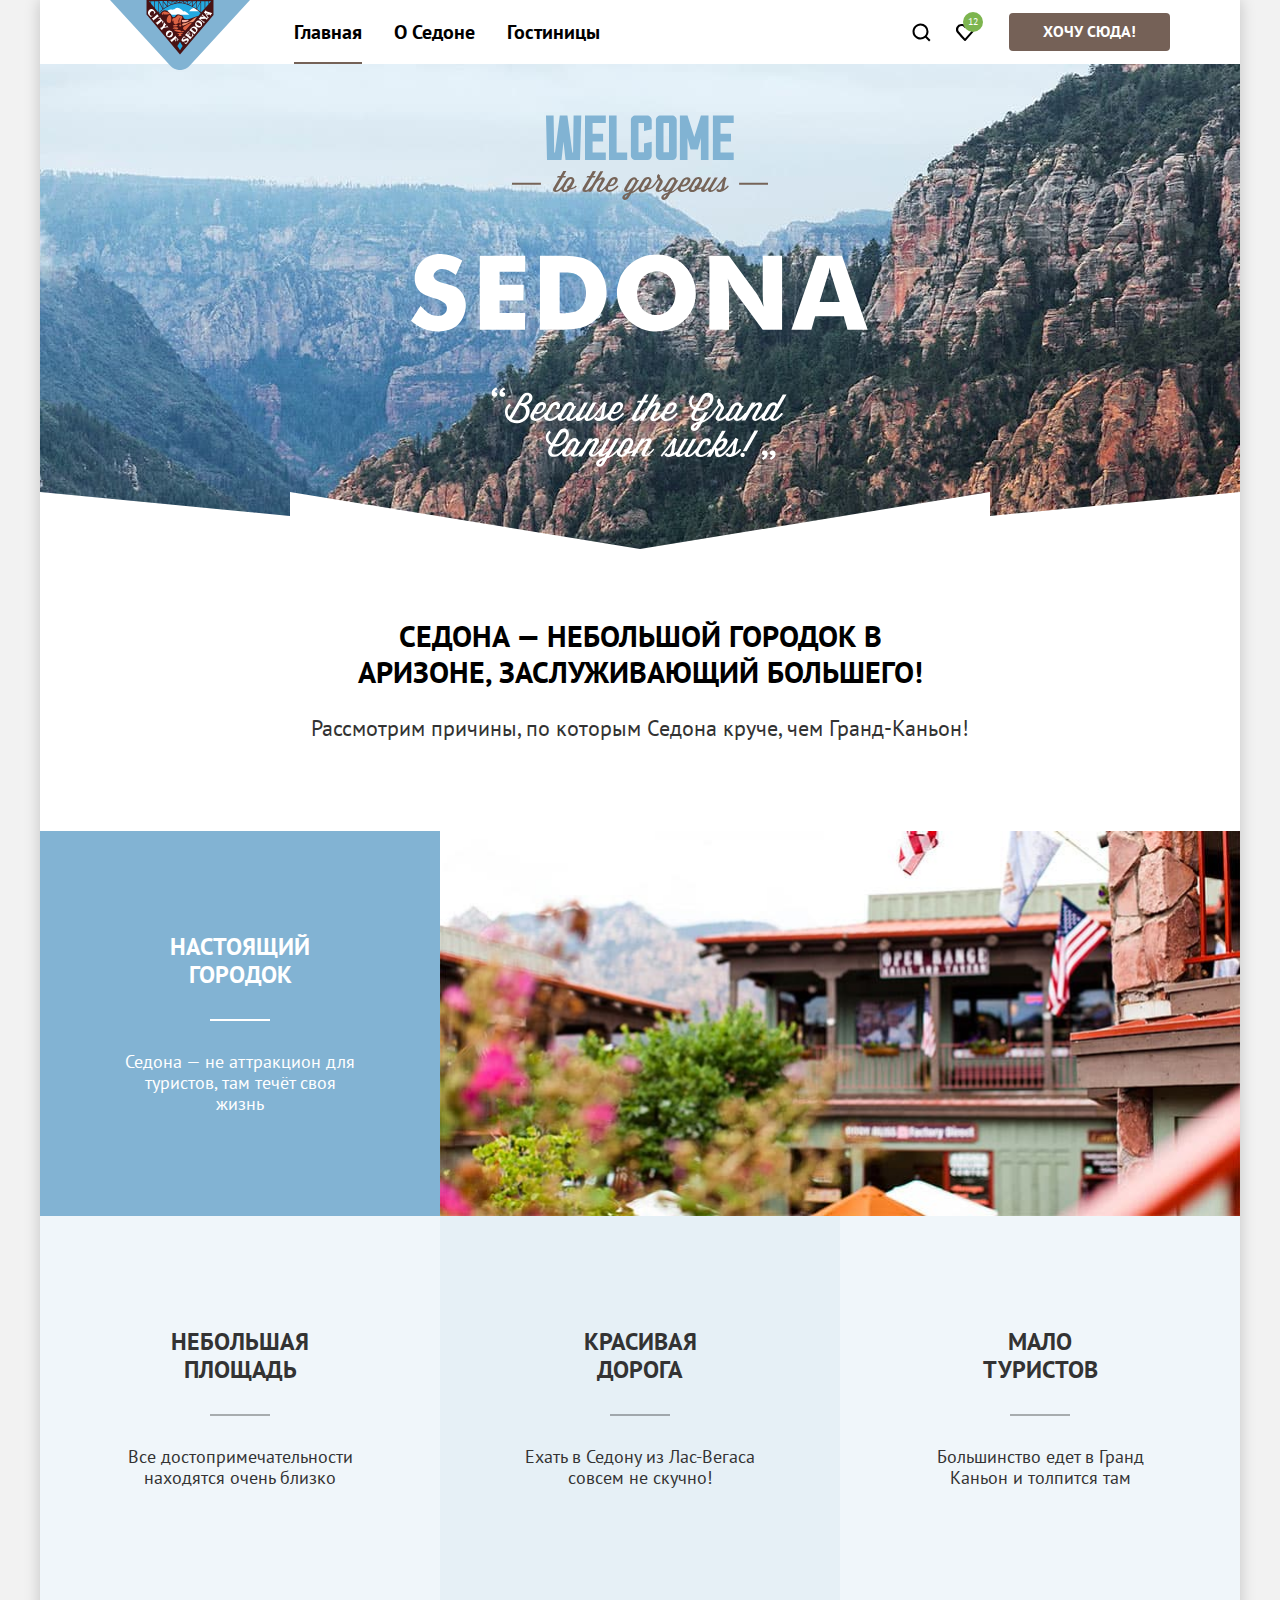
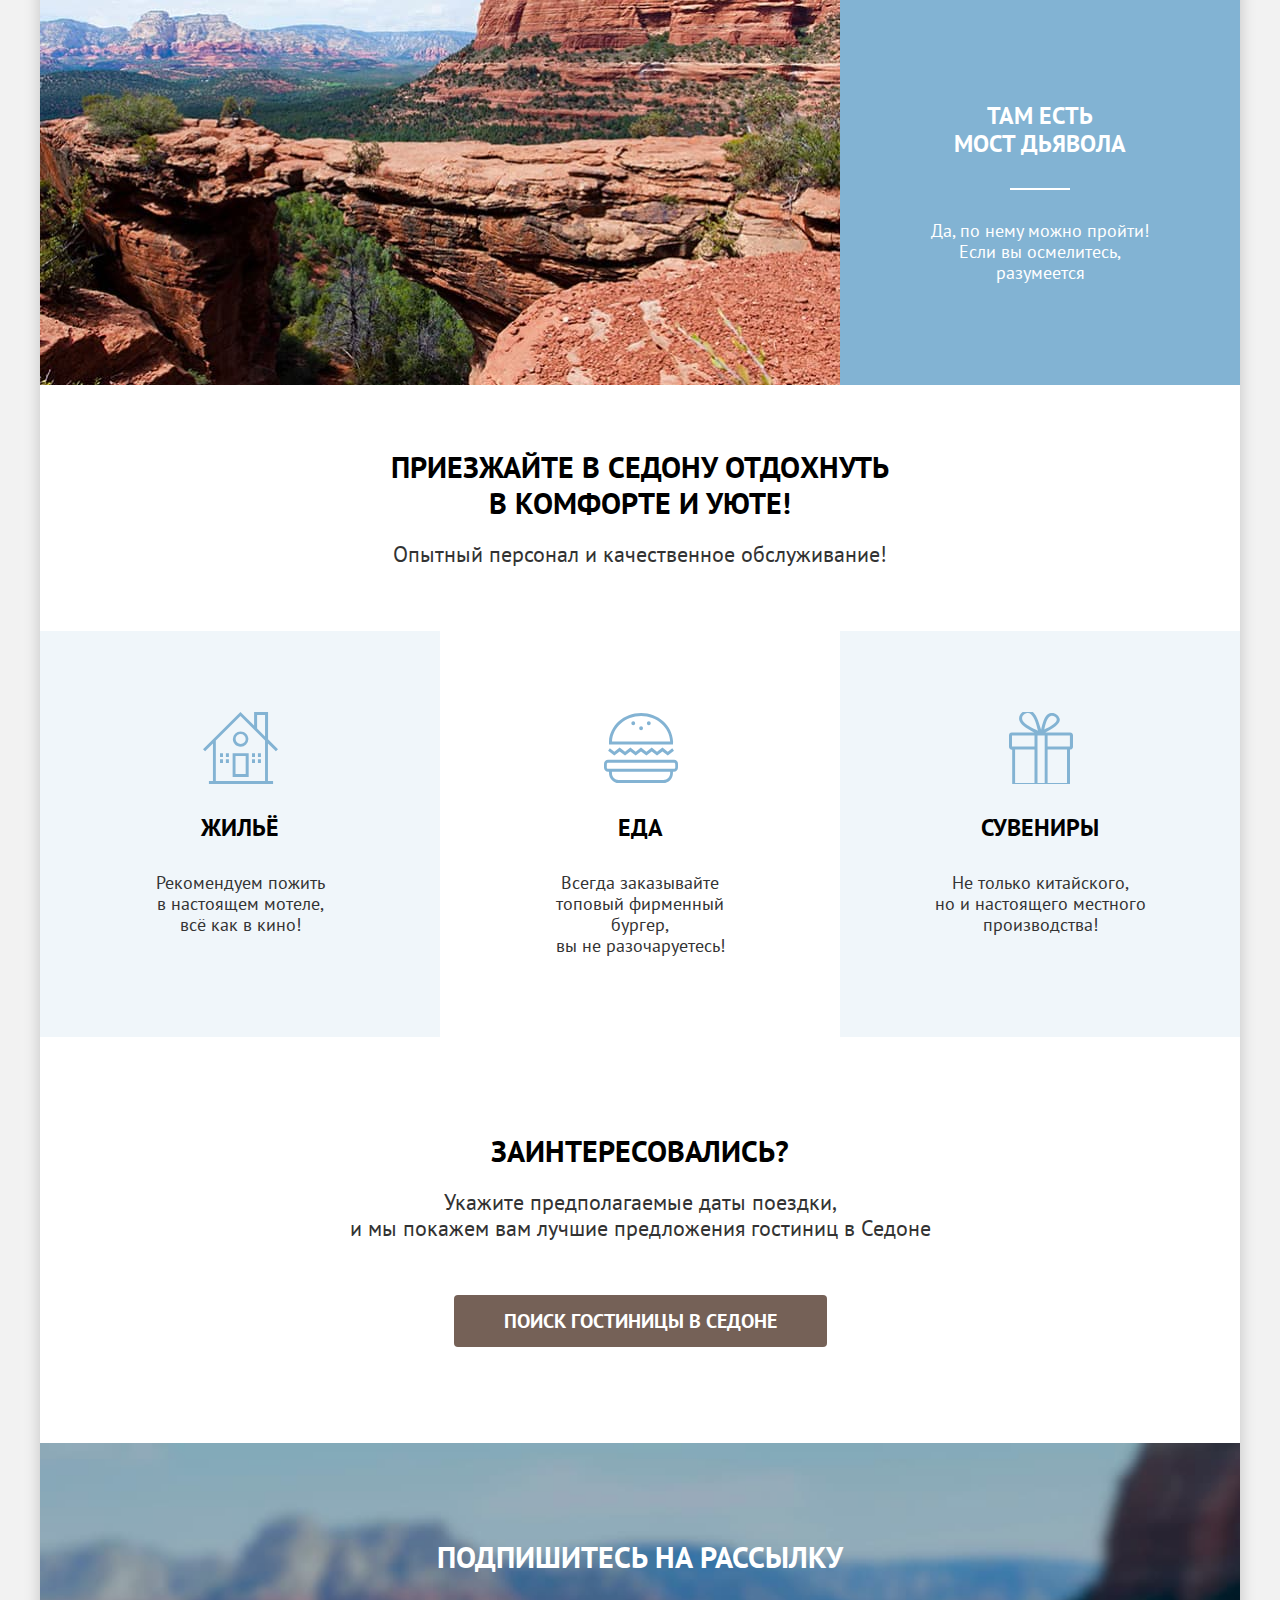
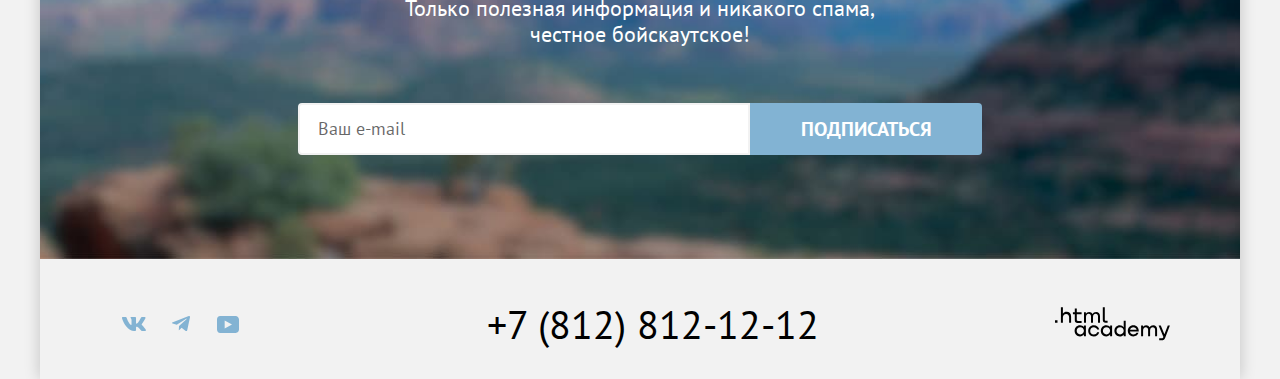
<file: index.html>
<!DOCTYPE html>
<html lang="ru">

  <head>
    <meta charset="utf-8">
    <title>HTML Academy: Седона</title>
    <link rel="icon" type="image/png" sizes="32x32" href="images/favicon-32x32.png">
    <link rel="stylesheet" href="styles/styles.css">
  </head>

  <body>
    <div class="page-wrap">
      <!-- Шапка -->
      <header class="page-header">
        <nav class="navigation">
          <ul class="navigation-list ">
            <li class="navigation-item">
              <img class="logo-header" src="images/logo-sedona.svg" width="140" height="70" alt="Логотип седона.">
            </li>
            <li class="navigation-item">
              <a class="navigation-link navigation-link-left navigation-link-current" href="main.html">Главная</a>
            </li>
            <li class="navigation-item">
              <a class="navigation-link navigation-link-left" href="about.html">О Седоне</a>
            </li>
            <li class="navigation-item">
              <a class="navigation-link navigation-link-left" href="catalog.html">Гостиницы</a>
            </li>
          </ul>
          <ul class="navigation-list navigation-user">
            <li class="navigation-item">
              <a class="navigation-link" href="#">
                <svg class="navigation-icon" aria-hidden="true" focusable="false" xmlns="http://www.w3.org/2000/svg"
                  width="20" height="20" fill="none" viewBox="0 0 20 20">
                  <path
                    d="m19.5 18-3.7-3.67c1-1.3 1.7-2.98 1.7-4.87a8 8 0 0 0-8-7.96c-4.4 0-8 3.68-8 8.06a8 8 0 0 0 12.9 6.26l3.7 3.68 1.4-1.5Zm-10-2.48a6 6 0 0 1-6-5.96 6 6 0 0 1 12 0 6 6 0 0 1-6 5.96Z" />
                </svg>
                <span class="visually-hidden">
                  Поиск
                </span>
              </a>
            </li>
            <li class="navigation-item">
              <a class="navigation-link navigation-link-favorites" href="#">
                <svg class="navigation-icon" aria-hidden="true" focusable="false" xmlns="http://www.w3.org/2000/svg"
                  width="18" height="17" fill="none">
                  <path
                    d="M8.9 17a.9.9 0 0 1-.8-.4c-5.4-6.1-6.7-7.5-7-7.9A5.4 5.4 0 0 1 5.5 0C6.8 0 8 .5 9 1.3a5.46 5.46 0 0 1 9 4.1c0 1.3-.5 2.5-1.3 3.4l-7 7.9c-.2.2-.4.3-.8.3Zm-6-9.5c.3.4 3.5 4 6.1 6.9l6.2-7c.5-.5.7-1.2.7-2 0-1.8-1.5-3.3-3.3-3.3-1 0-2 .5-2.7 1.3-.3.3-.6.4-.9.4-.3 0-.6-.2-.8-.4-.7-.8-1.7-1.3-2.7-1.3-1.8 0-3.3 1.5-3.3 3.3-.1.9.3 1.6.7 2.1-.1 0-.1 0 0 0Z" />
                </svg>
                <span class="visually-hidden">
                  Избранное
                </span>
                <span class="favorites-quantity">12</span>
              </a>
            </li>
            <li class="navigation-item">
              <a class="navigation-link navigation-button" href="#">Хочу сюда!</a>
            </li>
          </ul>
        </nav>
      </header>
      <main class="main-container">
        <div class="page-container">
          <!-- Главный заголовок -->
          <h1 class="visually-hidden">Курорт Седона</h1>
          <section class="hero">
            <h2 class="visually-hidden">Добро пожаловать в Седону</h2>
            <img class="main-text" src="images/main-welcome.svg" width="458" height="352" alt="Welсome to the gorgeous Sedona, because the Grand Canyon is sucks">
          </section>
          <!-- Приемущества -->
          <section class="advantages">
            <h2 class="title-items title-items-advantages">Седона — небольшой городок в Аризоне, заслуживающий большего!
            </h2>
            <p class="title-paragraph title-paragraph-advantages">Рассмотрим причины, по которым Седона круче, чем Гранд-Каньон!</p>
            <ul class="advantages-list">
              <li class="advantages-item advantages-item-city advantages-item-wide">
                <div class="index-columns">
                  <h3 class="advantages-title advantages-title-wide">Настоящий городок</h3>
                  <p class="advantages-description">Седона — не аттракцион для туристов, там течёт своя жизнь</p>
                </div>
                <img class="city-view" src="images/main-photo-1.jpg" width="800" height="384" alt="Вид на городок Седона.">
              </li>
              <li class="advantages-item advantages-item-square advantages-item-center">
                <h3 class="advantages-title ">Небольшая площадь</h3>
                <p class="advantages-description">Все достопримечательности находятся очень близко</p>
              </li>
              <li class="advantages-item advantages-item-road advantages-item-center">
                <h3 class="advantages-title ">Красивая дорога</h3>
                <p class="advantages-description">Ехать в Седону из Лас-Вегаса совсем не скучно!</p>
              </li>
              <li class="advantages-item advantages-item-tourist advantages-item-center">
                <h3 class="advantages-title  ">Мало туристов</h3>
                <p class="advantages-description">Большинство едет в Гранд Каньон и толпится там</p>
              </li>
              <li class="advantages-item  advantages-item-bridge advantages-item-wide advantages-item-wide-rewerse">
                <div class="index-columns">
                  <h3 class="advantages-title">Там есть<br> мост дьявола</h3>
                  <p class="advantages-description">Да, по нему можно пройти! Если вы осмелитесь, разумеется</p>
                </div>
                <img class="bridge-view" src="images/main-photo-2.jpg" width="800" height="385" alt="Гора мост дьявола.">
              </li>
            </ul>
          </section>

          <!-- Рекомендации -->
          <section class="recommendation">
            <h2 class="title-items title-items-recommendation">Приезжайте в Седону отдохнуть в комфорте и уюте!</h2>
            <p class="title-paragraph title-paragraph-recommendation">Опытный персонал и качественное обслуживание!</p>
            <ul class="recommendation-list">
              <li class="recommendation-item recommendation-item-house recommendation-picture-house">
                <h3 class="recommendation-title">Жильё</h3>
                <p class="advantages-description recommendation-description">Рекомендуем пожить в&nbsp;настоящем мотеле, всё&nbsp;как&nbsp;в&nbsp;кино!</p>
              </li>
              <li class="recommendation-item recommendation-item-food recommendation-picture-food">
                <h3 class="recommendation-title">Еда</h3>
                <p class="advantages-description recommendation-description">Всегда заказывайте топовый&nbsp;фирменный бургер, вы&nbsp;не&nbsp;разочаруетесь!</p>
              </li>
              <li class="recommendation-item recommendation-item-present recommendation-picture-present">
                <h3 class="recommendation-title">Сувениры</h3>
                <p class="advantages-description recommendation-description">Не только китайского, но&nbsp;и&nbsp;настоящего местного производства!</p>
              </li>
            </ul>
          </section>
          <!-- Поиск гостиницы -->
          <section class="search-hotel">
            <h2 class="visually-hidden">Бронирование гостиницы</h2>
            <p class="title-items">Заинтересовались?</p>
            <p class="title-paragraph title-paragraph-search">Укажите предполагаемые даты поездки,<br> и мы покажем вам лучшие предложения гостиниц в Седоне</p>
            <a class="button-search" href="#">Поиск гостиницы в Седоне</a>
          </section>
          <!-- Форма подписаться -->
          <section class="subscribe">
            <h2 class="visually-hidden">Подписаться</h2>
            <p class="title-items title-items-subscribe">Подпишитесь на рассылку</p>
            <p class="title-paragraph title-paragraph-subscribe">Только полезная информация и никакого спама, честное бойскаутское!</p>
            <form class="subscribe-form" action="https://echo.htmlacademy.ru/" method="post">
              <label class="visually-hidden" for="subscribe-email">mail.</label>
              <input class="field" placeholder="Ваш e-mail" type="email" name="subscribe-email" id="subscribe-email"
                required>
              <button class="button-subscribe" type="submit">Подписаться</button>
            </form>
          </section>
        </div>
      </main>
      <footer class="page-footer">

        <!-- Подвал -->
        <section class="footer-social">
          <h2 class="visually-hidden">Контакты</h2>
          <ul class="footer-social-list">
            <li class="footer-social-item">
              <a class="footer-social-link" href="https://vk.com/htmlacademy">
                <svg class="footer-social-icon" aria-hidden="true" focusable="false" xmlns="http://www.w3.org/2000/svg"
                  width="24" height="14" viewBox="0 0 24 14">
                  <path
                    d="M23.45.95c.17-.55 0-.95-.8-.95h-2.62c-.67 0-.98.35-1.14.73 0 0-1.34 3.2-3.23 5.27-.61.6-.89.8-1.22.8-.17 0-.42-.2-.42-.74V.95c0-.66-.18-.95-.74-.95H9.15c-.42 0-.67.3-.67.6 0 .61.95.76 1.05 2.5v3.8c0 .84-.16.99-.5.99-.88 0-3.05-3.21-4.33-6.89-.25-.71-.5-1-1.17-1H.9C.15 0 0 .35 0 .73c0 .68.89 4.07 4.14 8.55C6.32 12.34 9.38 14 12.15 14c1.67 0 1.88-.37 1.88-1v-2.32c0-.73.16-.88.69-.88.38 0 1.05.2 2.61 1.67C19.11 13.22 19.4 14 20.41 14h2.62c.75 0 1.13-.37.91-1.1-.24-.72-1.09-1.77-2.21-3.02-.62-.7-1.54-1.47-1.81-1.86-.4-.49-.28-.7 0-1.14 0 0 3.2-4.43 3.53-5.93Z"
                    clip-rule="evenodd" />
                </svg>
                <span class="visually-hidden">ВКонтакте</span>
              </a>
            </li>
            <li class="footer-social-item">
              <a class="footer-social-link" href=" https://t.me/htmlacademy ">
                <svg class="footer-social-icon" aria-hidden="true" focusable="false" xmlns="http://www.w3.org/2000/svg"
                  width="18" height="16" viewBox="0 0 18 16">
                  <path
                    d="M16.79.1.84 6.25c-1.09.43-1.08 1.04-.2 1.31l4.1 1.28 9.47-5.98c.44-.27.85-.12.52.18L7.05 9.96l-.28 4.22c.41 0 .6-.19.83-.41l1.99-1.93 4.13 3.05c.77.42 1.31.2 1.5-.7l2.72-12.8c.28-1.12-.43-1.62-1.16-1.3Z" />
                </svg>
                <span class="visually-hidden">Телеграм</span>
              </a>
            </li>
            <li class="footer-social-item">
              <a class="footer-social-link" href="https://www.youtube.com/user/htmlacademyru">
                <svg class="footer-social-icon" aria-hidden="true" focusable="false" xmlns="http://www.w3.org/2000/svg"
                  width="22" height="17" viewBox="0 0 22 17">
                  <path
                    d="M18.6 0H3.18C1.31 0 0 1.6 0 3.4v10.1C0 15.4 1.31 17 3.17 17h15.66c1.64 0 3.17-1.6 3.17-3.4V3.4C21.78 1.6 20.47 0 18.6 0ZM7.67 12.54V4.46L15 8.5l-7.33 4.04Z" />
                </svg>
                <span class="visually-hidden">Ютуб</span>
              </a>
            </li>
          </ul>
        </section>
        <a class="contacts-phone" href="tel:+78128121212">+7 (812) 812-12-12</a>
        <a class="logo-footer" href="https://htmlacademy.ru">
          <svg xmlns="http://www.w3.org/2000/svg" width="115" height="34">
            <path
              d="M0 13.256v2.6h2.5v-2.6H0ZM11.6 4.856c-1.6 0-2.8.7-3.6 1.7h-.1v-6.2h-2v15.5h2v-5.3c0-2.1 1.3-3.6 3.3-3.6 1.8 0 2.9 1.4 2.9 3.2v5.7h2v-6.1c.1-3-1.8-4.9-4.5-4.9ZM26.6 5.156h-4.8v-3.7h-2v3.8h-1.9v2h1.9v6c0 1.7 1 2.7 2.7 2.7h4.1v-2h-3.7c-.7 0-1.1-.4-1.1-1.1v-5.7h4.8v-2ZM41.1 4.956c-1.6 0-2.9.8-3.5 2.1h-.1c-.6-1.2-1.8-2.1-3.4-2.1-1.4 0-2.5.8-3.1 1.8h-.1v-1.6H29v10.6h2v-5.4c0-2 1-3.5 2.6-3.5 1.5 0 2.4 1 2.4 2.6v6.3h2v-5.6c0-2.4 1.4-3.3 2.6-3.3 1.5 0 2.4 1 2.4 2.6v6.3h2v-6.5c.1-2.5-1.4-4.3-3.9-4.3ZM47.8 13.056c0 1.7 1 2.7 2.8 2.7h2v-2h-1.7c-.7 0-1.1-.4-1.1-1.1V.356h-2v12.7ZM28.9 20.056c-.9-1.1-2.2-1.8-3.9-1.8-3.1 0-5.4 2.3-5.4 5.6s2.3 5.6 5.4 5.6c1.8 0 3-.8 3.8-1.9h.1v1.6h2v-10.6h-2v1.5Zm-3.6 7.4c-2.2 0-3.6-1.6-3.6-3.6s1.4-3.6 3.6-3.6 3.6 1.6 3.6 3.6c0 1.9-1.4 3.6-3.6 3.6ZM44.2 22.356c-.5-2.4-2.6-4.1-5.4-4.1-3.4 0-5.6 2.5-5.6 5.6 0 3.1 2.2 5.6 5.6 5.6 2.8 0 4.9-1.8 5.4-4.2h-2.1c-.4 1.3-1.7 2.3-3.3 2.3-2.2 0-3.6-1.6-3.6-3.6s1.4-3.6 3.6-3.6c1.6 0 2.8 1 3.3 2.2h2.1v-.2ZM55.1 20.056c-.9-1.1-2.2-1.8-3.9-1.8-3.1 0-5.4 2.3-5.4 5.6s2.3 5.6 5.4 5.6c1.8 0 3-.8 3.8-1.9h.1v1.6h2v-10.6h-2v1.5Zm-3.6 7.4c-2.2 0-3.6-1.6-3.6-3.6s1.4-3.6 3.6-3.6 3.6 1.6 3.6 3.6c0 1.9-1.5 3.6-3.6 3.6ZM68.7 20.156c-.9-1.1-2.2-1.9-3.9-1.9-3.1 0-5.4 2.3-5.4 5.6s2.2 5.6 5.4 5.6c1.7 0 3-.8 3.8-1.8h.1v1.5h2v-15.4h-2v6.4Zm-3.6 7.3c-2.2 0-3.6-1.6-3.6-3.6s1.4-3.6 3.6-3.6 3.6 1.6 3.6 3.6c-.1 2-1.5 3.6-3.6 3.6ZM78.3 18.256c-3.3 0-5.5 2.5-5.5 5.6 0 3 2.1 5.6 5.5 5.6 2.5 0 4.5-1.3 5.2-3.6h-2.1c-.5 1-1.6 1.6-3 1.6-1.9 0-3.3-1.3-3.4-2.9h8.8c.2-3.6-2-6.3-5.5-6.3Zm0 1.9c1.7 0 3 1 3.3 2.6h-6.5c.3-1.5 1.5-2.6 3.2-2.6ZM98.2 18.256c-1.6 0-2.9.8-3.6 2h-.1c-.6-1.2-1.8-2-3.4-2-1.4 0-2.5.7-3.1 1.8v-1.5h-1.9v10.6h2v-5.4c0-2 1-3.4 2.6-3.5 1.5 0 2.4 1 2.4 2.6v6.3h2v-5.6c0-2.4 1.4-3.3 2.6-3.3 1.5 0 2.4 1 2.4 2.6v6.3h2v-6.5c.1-2.6-1.4-4.4-3.9-4.4ZM109.4 27.356l-3.6-8.9h-2.2l4.8 11.6c-.3.9-.7 1.2-1.7 1.2h-2.5v2h2.5c1.8 0 2.8-.8 3.5-2.6l4.7-12.2h-2.1l-3.4 8.9Z" />
          </svg>
        </a>

      </footer>

    </div>
  </body>

</html>
</file>
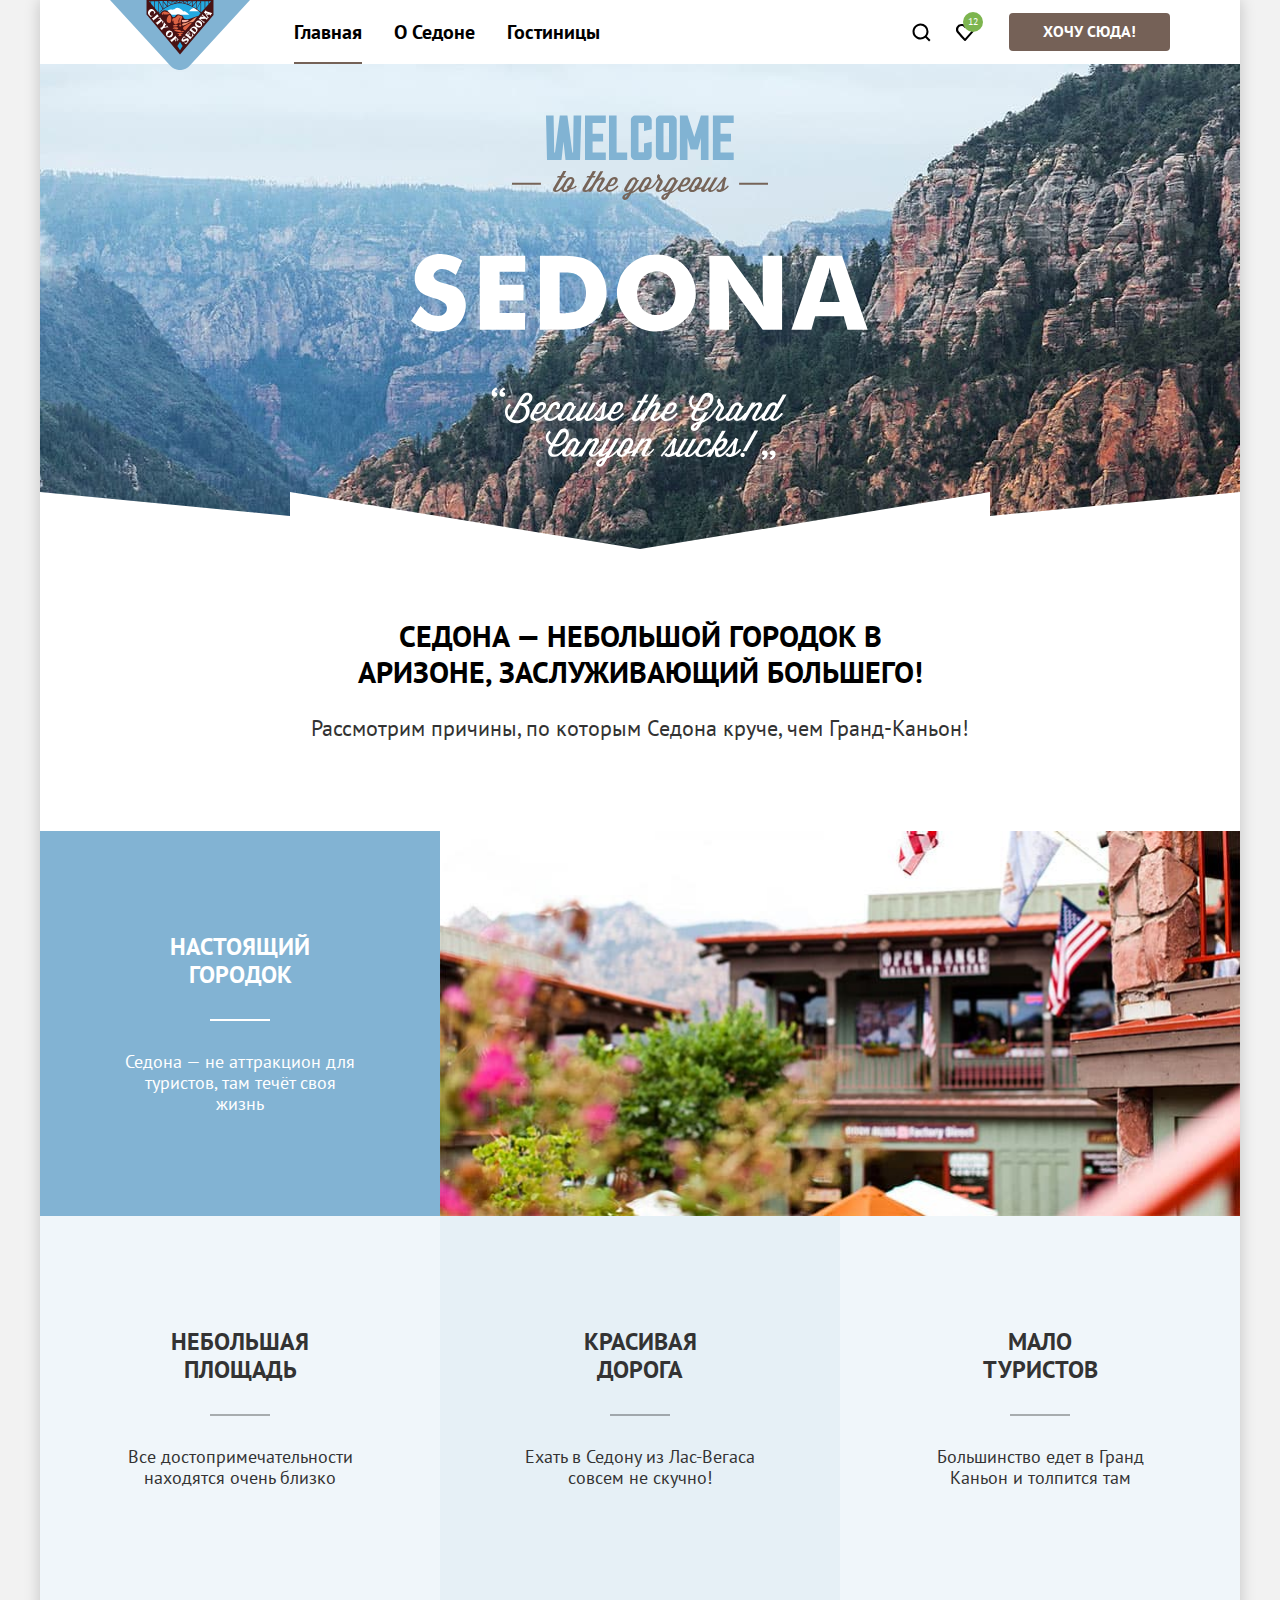
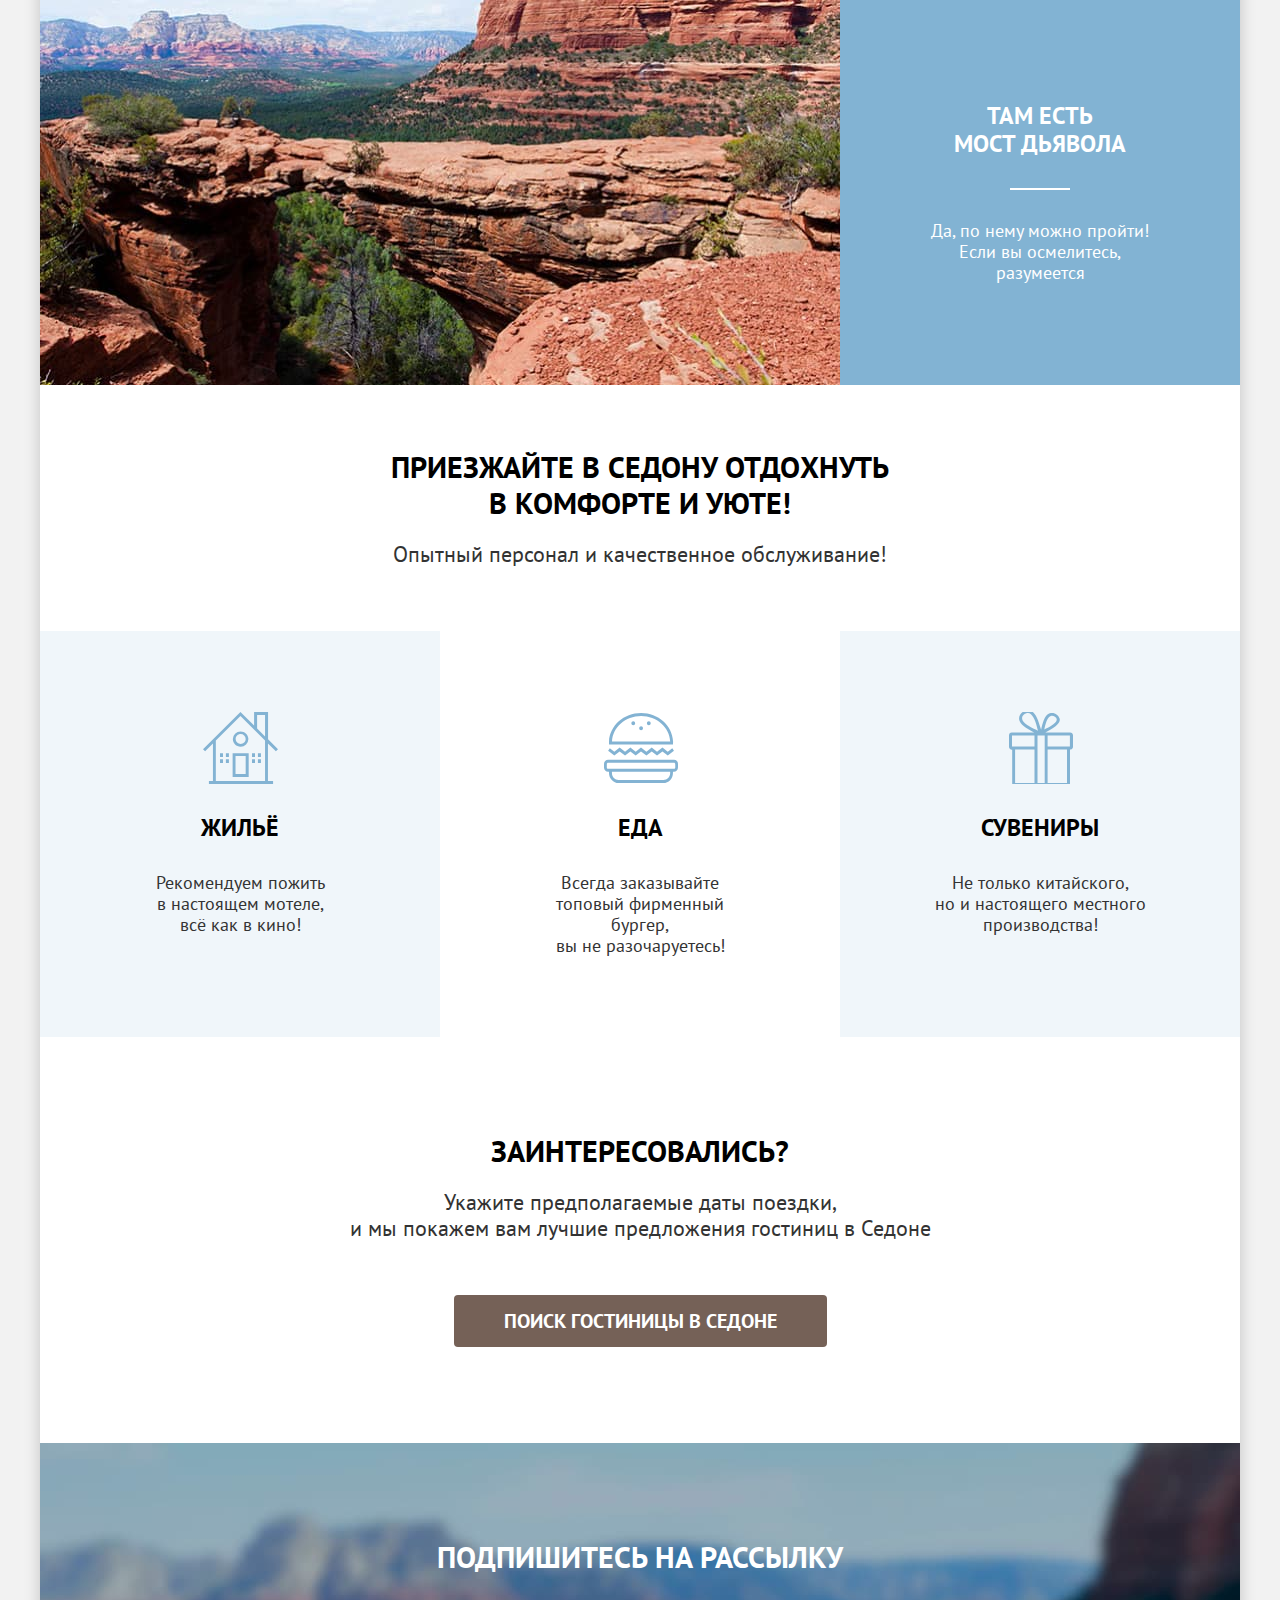
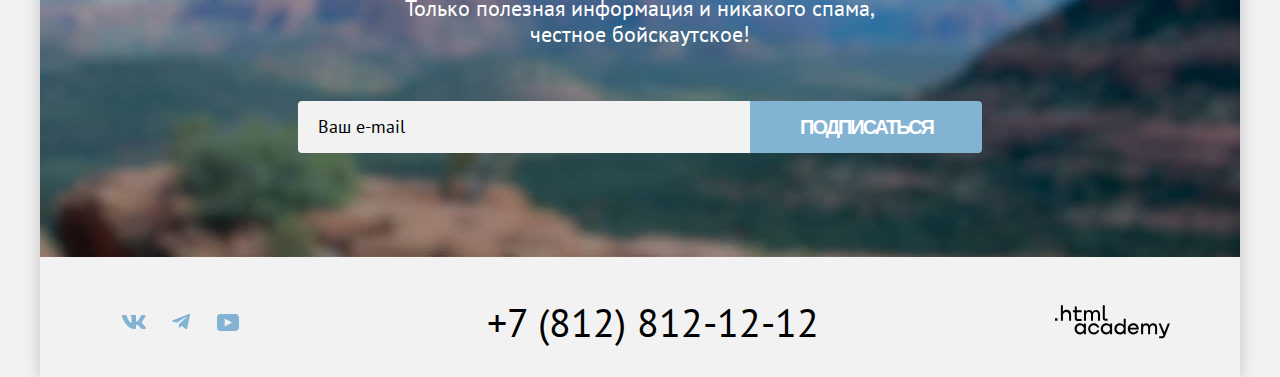
<file: 9/index.html>
<!DOCTYPE html>
<html lang="ru">

  <head>
    <meta charset="utf-8">
    <title>HTML Academy: Седона</title>
    <link rel="stylesheet" href="styles/styles.css">
    <base href="https://htmlacademy-htmlcss.github.io/2264957-sedona-36/9/">
</head>

  <body>
    <div class="page-wrap">
      <!-- Шапка -->
      <header class="page-header">
        <nav class="navigation">
          <ul class="navigation-list ">
            <li class="navigation-item">
              <img class="logo-header" src="images/logo-sedona.svg" width="140" height="70" alt="Логотип седона.">
            </li>
            <li class="navigation-item">
              <a class="navigation-link navigation-link-left navigation-link-current" href="main.html">Главная</a>
            </li>
            <li class="navigation-item">
              <a class="navigation-link navigation-link-left" href="about.html">О Седоне</a>
            </li>
            <li class="navigation-item">
              <a class="navigation-link navigation-link-left" href="catalog.html">Гостиницы</a>
            </li>
          </ul>
          <ul class="navigation-list navigation-user">
            <li class="navigation-item">
              <a class="navigation-link" href="#">
                <svg class="navigation-icon" aria-hidden="true" focusable="false" xmlns="http://www.w3.org/2000/svg"
                  width="20" height="20" fill="none" viewBox="0 0 20 20">
                  <path
                    d="m19.5 18-3.7-3.67c1-1.3 1.7-2.98 1.7-4.87a8 8 0 0 0-8-7.96c-4.4 0-8 3.68-8 8.06a8 8 0 0 0 12.9 6.26l3.7 3.68 1.4-1.5Zm-10-2.48a6 6 0 0 1-6-5.96 6 6 0 0 1 12 0 6 6 0 0 1-6 5.96Z" />
                </svg>
                <span class="visually-hidden">
                  Поиск
                </span>
              </a>
            </li>
            <li class="navigation-item">
              <a class="navigation-link navigation-link-favorites" href="#">
                <svg class="navigation-icon" aria-hidden="true" focusable="false" xmlns="http://www.w3.org/2000/svg"
                  width="18" height="17" fill="none">
                  <path
                    d="M8.9 17a.9.9 0 0 1-.8-.4c-5.4-6.1-6.7-7.5-7-7.9A5.4 5.4 0 0 1 5.5 0C6.8 0 8 .5 9 1.3a5.46 5.46 0 0 1 9 4.1c0 1.3-.5 2.5-1.3 3.4l-7 7.9c-.2.2-.4.3-.8.3Zm-6-9.5c.3.4 3.5 4 6.1 6.9l6.2-7c.5-.5.7-1.2.7-2 0-1.8-1.5-3.3-3.3-3.3-1 0-2 .5-2.7 1.3-.3.3-.6.4-.9.4-.3 0-.6-.2-.8-.4-.7-.8-1.7-1.3-2.7-1.3-1.8 0-3.3 1.5-3.3 3.3-.1.9.3 1.6.7 2.1-.1 0-.1 0 0 0Z" />
                </svg>
                <span class="visually-hidden">
                  Избранное
                </span>
                <span class="favorites-quantity">12</span>
              </a>
            </li>
            <li class="navigation-item">
              <a class="navigation-link navigation-button" href="#">Хочу сюда!</a>
            </li>
          </ul>
        </nav>
      </header>
      <main class="main-container">
        <div class="page-container">
          <!-- Главный заголовок -->
          <h1 class="visually-hidden">Курорт Седона</h1>
          <section class="hero">
            <h2 class="visually-hidden">Добро пожаловать в Седону</h2>
            <img class="main-text" src="images/main-welcome.svg" alt="Welсome to the gorgeous Sedona, because the Grand Canyon is sucks">
          </section>
          <!-- Приемущества -->
          <section class="advantages">
            <h2 class="title-items title-items-advantages">Седона — небольшой городок в Аризоне, заслуживающий большего!
            </h2>
            <p class="title-paragraph title-paragraph-advantages">Рассмотрим причины, по которым Седона круче, чем Гранд-Каньон!</p>
            <ul class="advantages-list">
              <li class="advantages-item advantages-item-city advantages-item-wide">
                <div class="index-columns">
                  <h3 class="advantages-title advantages-title-wide">Настоящий городок</h3>
                  <p class="advantages-description">Седона — не аттракцион для туристов, там течёт своя жизнь</p>
                </div>
                <img class="city-view" src="images/main-photo-1.jpg" width="800" height="384" alt="Вид на городок Седона.">
              </li>
              <li class="advantages-item advantages-item-square advantages-item-center">
                <h3 class="advantages-title ">Небольшая площадь</h3>
                <p class="advantages-description">Все достопримечательности находятся очень близко</p>
              </li>
              <li class="advantages-item advantages-item-road advantages-item-center">
                <h3 class="advantages-title ">Красивая дорога</h3>
                <p class="advantages-description">Ехать в Седону из Лас-Вегаса совсем не скучно!</p>
              </li>
              <li class="advantages-item advantages-item-tourist advantages-item-center">
                <h3 class="advantages-title  ">Мало туристов</h3>
                <p class="advantages-description">Большинство едет в Гранд Каньон и толпится там</p>
              </li>
              <li class="advantages-item  advantages-item-bridge advantages-item-wide advantages-item-wide-rewerse">
                <div class="index-columns">
                  <h3 class="advantages-title">Там есть<br> мост дьявола</h3>
                  <p class="advantages-description">Да, по нему можно пройти! Если вы осмелитесь, разумеется</p>
                </div>
                <img class="bridge-view" src="images/main-photo-2.jpg" width="800" height="385" alt="Гора мост дьявола.">
              </li>
            </ul>
          </section>

          <!-- Рекомендации -->
          <section class="recommendation">
            <h2 class="title-items title-items-recommendation">Приезжайте в Седону отдохнуть в комфорте и уюте!</h2>
            <p class="title-paragraph title-paragraph-recommendation">Опытный персонал и качественное обслуживание!</p>
            <ul class="recommendation-list">
              <li class="recommendation-item recommendation-item-house recommendation-picture-house">
                <h3 class="recommendation-title">Жильё</h3>
                <p class="advantages-description recommendation-description">Рекомендуем пожить в&nbsp;настоящем мотеле, всё&nbsp;как&nbsp;в&nbsp;кино!</p>
              </li>
              <li class="recommendation-item recommendation-item-food recommendation-picture-food">
                <h3 class="recommendation-title">Еда</h3>
                <p class="advantages-description recommendation-description">Всегда заказывайте топовый&nbspфирменный бургер, вы&nbsp;не&nbsp;разочаруетесь!</p>
              </li>
              <li class="recommendation-item recommendation-item-present recommendation-picture-present">
                <h3 class="recommendation-title">Сувениры</h3>
                <p class="advantages-description recommendation-description">Не только китайского, но&nbspи&nbspнастоящего местного производства!</p>
              </li>
            </ul>
          </section>
          <!-- Поиск гостиницы -->
          <section class="search-hotel">
            <h2 class="visually-hidden">Бронирование гостиницы</h2>
            <p class="title-items">Заинтересовались?</p>
            <p class="title-paragraph title-paragraph-search">Укажите предполагаемые даты поездки,<br> и мы покажем вам лучшие предложения гостиниц в Седоне</p>
            <a class="button-search" href="#">Поиск гостиницы в Седоне</a>
          </section>
          <!-- Форма подписаться -->
          <section class="subscribe">
            <h2 class="visually-hidden">Подписаться</h2>
            <p class="title-items title-items-subscribe">Подпишитесь на рассылку</p>
            <p class="title-paragraph title-paragraph-subscribe">Только полезная информация и никакого спама, честное бойскаутское!</p>
            <form class="subscribe-form" action="https://echo.htmlacademy.ru/" method="post">
              <label for="subscribe-email"></label>
              <input class="field" placeholder="Ваш e-mail" type="email" name="subscribe-email" id="subscribe-email"
                required>
              <button class="button-subscribe" type="submit">Подписаться</button>
            </form>
          </section>
        </div>
      </main>
      <footer class="page-footer">

        <!-- Подвал -->
        <section class="footer-social">
          <h2 class="visually-hidden">Контакты</h2>
          <ul class="footer-social-list">
            <li class="footer-social-item">
              <a class="footer-social-link" href="https://vk.com/htmlacademy">
                <svg class="footer-social-icon" aria-hidden="true" focusable="false" xmlns="http://www.w3.org/2000/svg"
                  width="24" height="14" viewBox="0 0 24 14">
                  <path
                    d="M23.45.95c.17-.55 0-.95-.8-.95h-2.62c-.67 0-.98.35-1.14.73 0 0-1.34 3.2-3.23 5.27-.61.6-.89.8-1.22.8-.17 0-.42-.2-.42-.74V.95c0-.66-.18-.95-.74-.95H9.15c-.42 0-.67.3-.67.6 0 .61.95.76 1.05 2.5v3.8c0 .84-.16.99-.5.99-.88 0-3.05-3.21-4.33-6.89-.25-.71-.5-1-1.17-1H.9C.15 0 0 .35 0 .73c0 .68.89 4.07 4.14 8.55C6.32 12.34 9.38 14 12.15 14c1.67 0 1.88-.37 1.88-1v-2.32c0-.73.16-.88.69-.88.38 0 1.05.2 2.61 1.67C19.11 13.22 19.4 14 20.41 14h2.62c.75 0 1.13-.37.91-1.1-.24-.72-1.09-1.77-2.21-3.02-.62-.7-1.54-1.47-1.81-1.86-.4-.49-.28-.7 0-1.14 0 0 3.2-4.43 3.53-5.93Z"
                    clip-rule="evenodd" />
                </svg>
                <span class="visually-hidden">ВКонтакте</span>
              </a>
            </li>
            <li class="footer-social-item">
              <a class="footer-social-link" href=" https://t.me/htmlacademy ">
                <svg class="footer-social-icon" aria-hidden="true" focusable="false" xmlns="http://www.w3.org/2000/svg"
                  width="18" height="16" viewBox="0 0 18 16">
                  <path
                    d="M16.79.1.84 6.25c-1.09.43-1.08 1.04-.2 1.31l4.1 1.28 9.47-5.98c.44-.27.85-.12.52.18L7.05 9.96l-.28 4.22c.41 0 .6-.19.83-.41l1.99-1.93 4.13 3.05c.77.42 1.31.2 1.5-.7l2.72-12.8c.28-1.12-.43-1.62-1.16-1.3Z" />
                </svg>
                <span class="visually-hidden">Телеграм</span>
              </a>
            </li>
            <li class="footer-social-item">
              <a class="footer-social-link" href="https://www.youtube.com/user/htmlacademyru">
                <svg class="footer-social-icon" aria-hidden="true" focusable="false" xmlns="http://www.w3.org/2000/svg"
                  width="22" height="17" viewBox="0 0 22 17">
                  <path
                    d="M18.6 0H3.18C1.31 0 0 1.6 0 3.4v10.1C0 15.4 1.31 17 3.17 17h15.66c1.64 0 3.17-1.6 3.17-3.4V3.4C21.78 1.6 20.47 0 18.6 0ZM7.67 12.54V4.46L15 8.5l-7.33 4.04Z" />
                </svg>
                <span class="visually-hidden">Ютуб</span>
              </a>
            </li>
          </ul>
        </section>
        <a class="contacts-phone" href="tel:+78128121212">+7 (812) 812-12-12</a>
        <a class="logo-footer" href="https://htmlacademy.ru">
          <svg xmlns="http://www.w3.org/2000/svg" width="115" height="34">
            <path
              d="M0 13.256v2.6h2.5v-2.6H0ZM11.6 4.856c-1.6 0-2.8.7-3.6 1.7h-.1v-6.2h-2v15.5h2v-5.3c0-2.1 1.3-3.6 3.3-3.6 1.8 0 2.9 1.4 2.9 3.2v5.7h2v-6.1c.1-3-1.8-4.9-4.5-4.9ZM26.6 5.156h-4.8v-3.7h-2v3.8h-1.9v2h1.9v6c0 1.7 1 2.7 2.7 2.7h4.1v-2h-3.7c-.7 0-1.1-.4-1.1-1.1v-5.7h4.8v-2ZM41.1 4.956c-1.6 0-2.9.8-3.5 2.1h-.1c-.6-1.2-1.8-2.1-3.4-2.1-1.4 0-2.5.8-3.1 1.8h-.1v-1.6H29v10.6h2v-5.4c0-2 1-3.5 2.6-3.5 1.5 0 2.4 1 2.4 2.6v6.3h2v-5.6c0-2.4 1.4-3.3 2.6-3.3 1.5 0 2.4 1 2.4 2.6v6.3h2v-6.5c.1-2.5-1.4-4.3-3.9-4.3ZM47.8 13.056c0 1.7 1 2.7 2.8 2.7h2v-2h-1.7c-.7 0-1.1-.4-1.1-1.1V.356h-2v12.7ZM28.9 20.056c-.9-1.1-2.2-1.8-3.9-1.8-3.1 0-5.4 2.3-5.4 5.6s2.3 5.6 5.4 5.6c1.8 0 3-.8 3.8-1.9h.1v1.6h2v-10.6h-2v1.5Zm-3.6 7.4c-2.2 0-3.6-1.6-3.6-3.6s1.4-3.6 3.6-3.6 3.6 1.6 3.6 3.6c0 1.9-1.4 3.6-3.6 3.6ZM44.2 22.356c-.5-2.4-2.6-4.1-5.4-4.1-3.4 0-5.6 2.5-5.6 5.6 0 3.1 2.2 5.6 5.6 5.6 2.8 0 4.9-1.8 5.4-4.2h-2.1c-.4 1.3-1.7 2.3-3.3 2.3-2.2 0-3.6-1.6-3.6-3.6s1.4-3.6 3.6-3.6c1.6 0 2.8 1 3.3 2.2h2.1v-.2ZM55.1 20.056c-.9-1.1-2.2-1.8-3.9-1.8-3.1 0-5.4 2.3-5.4 5.6s2.3 5.6 5.4 5.6c1.8 0 3-.8 3.8-1.9h.1v1.6h2v-10.6h-2v1.5Zm-3.6 7.4c-2.2 0-3.6-1.6-3.6-3.6s1.4-3.6 3.6-3.6 3.6 1.6 3.6 3.6c0 1.9-1.5 3.6-3.6 3.6ZM68.7 20.156c-.9-1.1-2.2-1.9-3.9-1.9-3.1 0-5.4 2.3-5.4 5.6s2.2 5.6 5.4 5.6c1.7 0 3-.8 3.8-1.8h.1v1.5h2v-15.4h-2v6.4Zm-3.6 7.3c-2.2 0-3.6-1.6-3.6-3.6s1.4-3.6 3.6-3.6 3.6 1.6 3.6 3.6c-.1 2-1.5 3.6-3.6 3.6ZM78.3 18.256c-3.3 0-5.5 2.5-5.5 5.6 0 3 2.1 5.6 5.5 5.6 2.5 0 4.5-1.3 5.2-3.6h-2.1c-.5 1-1.6 1.6-3 1.6-1.9 0-3.3-1.3-3.4-2.9h8.8c.2-3.6-2-6.3-5.5-6.3Zm0 1.9c1.7 0 3 1 3.3 2.6h-6.5c.3-1.5 1.5-2.6 3.2-2.6ZM98.2 18.256c-1.6 0-2.9.8-3.6 2h-.1c-.6-1.2-1.8-2-3.4-2-1.4 0-2.5.7-3.1 1.8v-1.5h-1.9v10.6h2v-5.4c0-2 1-3.4 2.6-3.5 1.5 0 2.4 1 2.4 2.6v6.3h2v-5.6c0-2.4 1.4-3.3 2.6-3.3 1.5 0 2.4 1 2.4 2.6v6.3h2v-6.5c.1-2.6-1.4-4.4-3.9-4.4ZM109.4 27.356l-3.6-8.9h-2.2l4.8 11.6c-.3.9-.7 1.2-1.7 1.2h-2.5v2h2.5c1.8 0 2.8-.8 3.5-2.6l4.7-12.2h-2.1l-3.4 8.9Z" />
          </svg>
        </a>

      </footer>

    </div>
  </body>

</html>
</file>
<file: styles/styles.css>
@font-face {
  font-family: "PT Sans";
  font-style: normal;
  font-weight: 400;
  src: url("../fonts/ptsans-400.woff2") format("woff2");
  font-display: swap;
}

@font-face {
  font-family: "PT Sans";
  font-style: normal;
  font-weight: 700;
  src: url("../fonts/ptsans-700.woff2") format("woff2");
  font-display: swap;
}

html {
  height: 100%;
}

.visually-hidden {
  position: absolute;
  width: 1px;
  height: 1px;
  margin: -1px;
  padding: 0;
  border: 0;
  clip: rect(0 0 0 0);
  overflow: hidden;
}

body {
  width: 1280;
  margin: 0;
  display: flex;
  flex-direction: column;
  min-height: 100%;
  font-family: "PT Sans", sans-serif;
  font-style: normal;
  font-size: 22px;
  line-height: 26px;
  color: #333333;
  background-color: #F2F2F2;
}

.page-wrap {
  box-shadow: 0 0 15px rgba(0, 0, 0, 0.2);
  max-width: 1280px;
  margin: 0 auto;
}

/* Навигация */

.page-header {
  width: 1200px;
  color: #333333;
  background-color: #ffffff;
  margin: 0 auto;
  padding: 0 70px;
  box-sizing: border-box;
}

.logo-header {
  display: block;
  position: relative;
  margin-bottom: -6px;
  z-index: 1;
  margin-right: 28px;
}

.navigation-menu {
  margin-left: 70px;
}

.navigation-link {
  position: relative;
  display: block;
  padding: 20px 16px;
  font-family: "PT Sans", sans-serif;
  font-size: 20px;
  line-height: 24px;
  font-weight: 700;
  color: #000000;
  text-align: center;
  background-color: #ffffff;
  text-decoration: none;
  text-transform: capitalize;
}

/* Навигация Hover*/

.navigation-link-current {
  position: relative;
}

.navigation-link-current::after {
  position: absolute;
  content: "";
  right: 16px;
  left: 16px;
  bottom: 0;
  height: 2px;
  background-color: rgba(117, 98, 87, 1);
}

.navigation {
  display: flex;
  margin: 0 auto;
}

.navigation-list {
  display: flex;
  flex-wrap: wrap;

  margin: 0;
  padding: 0;
  width: 507px;
  list-style-type: none;
}

.navigation-user {
  width: 400px;
  margin-left: auto;
  justify-content: flex-end;
}

.navigation-user .navigation-link {
  min-width: 12px;
  min-height: 22px;
}

.navigation-icon {
  position: absolute;
  top: 0;
  right: 0;
  bottom: 0;
  left: 0;
  margin: auto;
  fill: black;
}

.navigation-icon:hover {
  opacity: 0.8;
}

.navigation-icon:focus {
  opacity: 0.6;
}

.navigation-icon:active {
  opacity: 0.4;
}

.navigation-button {
  display: block;
  font-size: 16px;
  line-height: 20px;
  align-self: center;
  text-align: center;
  color: #FFFFFF;
  background-color: #756157;
  border-radius: 4px;
  padding: 8px 34px;
  margin-left: 22px;
  text-transform: uppercase;
  outline: none;
}

.navigation-button:hover,
.navigation-button:focus {
  background-color: rgba(97, 80, 72, 1);
}

.navigation-button:active {
  background-color: rgba(117, 97, 87, 1);
  color: rgba(255, 255, 255, 0.3);
}

.navigation-item {
  position: relative;
  align-self: center;
}

.favorites-quantity {
  position: absolute;
  color: #FFFFFF;
  font-weight: 400;
  font-size: 10px;
  z-index: 2;
  bottom: 28px;
  top: 11px;
  left: 20px;
  height: 20px;
  padding: 5px;
  display: flex;
  background-color: #7DB54F;
  border-radius: 50%;
  box-sizing: border-box;
  align-items: center;
}

/* main */

.main-container {
  flex-grow: 1;
}

.page-container {
  width: 1200px;
  margin: 0 auto;
  background-color: #FFFFFF;
}

/* hero*/

.main-text {
  display: block;
  margin: 0 auto;
}

.hero {
  position: relative;
  background-color: #1B313F;
  background-image: url("../images/index-background.jpg");
  background-size: 100% auto;
  background-repeat: no-repeat;
  padding-top: 51px;
  padding-bottom: 82px;
}

.hero::after {
  position: absolute;
  content: "";
  width: 1200px;
  height: 57px;
  bottom: 0;
  background-image: url("../images/hero-bottom.svg");
  background-size: 100% auto;
  background-repeat: no-repeat;
}

/* advantages*/

.advantages {
  padding-top: 69px;
}

.advantages-list {
  display: grid;
  grid-template-columns: 400px 400px 400px;
  grid-template-areas:
    "city city city"
    "square road tourist"
    "devil devil devil";
  margin: 0;
  padding: 0;
  list-style-type: none;
}

.advantages-item-city {
  grid-area: city;
}

.advantages-item-square {
  grid-area: square;
}

.advantages-item-road {
  grid-area: road;
}

.advantages-item-tourist {
  grid-area: tourist;
}

.advantages-item-bridge {
  grid-area: devil;
}

.advantages-item {
  background-color: rgba(131, 179, 211, 0.12);
  width: 400px;
  min-height: 384px;
}

.advantages-item-road {
  background-color: rgba(131, 179, 211, 0.2);
}

.title-items {
  font-family: "PT Sans", sans-serif;
  font-weight: 700;
  font-size: 30px;
  line-height: 36px;
  text-align: center;
  text-transform: uppercase;
  color: #000000;
  margin: 0 auto;
  margin-bottom: 20px;
}

.title-paragraph {
  font-weight: 400;
  font-size: 22px;
  line-height: 26px;
  text-align: center;
  color: #333333;
  margin: 0;
}

.title-paragraph-advantages {
  margin-bottom: 90px;
}

.advantages-title::after {
  content: "";
  display: block;
  border-bottom: 2px solid rgba(0, 0, 0, 0.3);
  width: 60px;
  margin: 30px auto 0;
}

.advantages-item-wide .advantages-title::after {
  border-bottom: 2px solid #FFFFFF;
}

.index-columns {
  color: #FFFFFF;
  background-color: #82B3D3;
  padding: 102px 85px;
}

.index-columns p {
  color: #FFFFFF;
}

.advantages-title {
  font-family: "PT Sans", sans-serif;
  font-weight: 700;
  font-size: 24px;
  line-height: 28px;
  text-align: center;
  text-transform: uppercase;
  margin: 0 auto 30px;
  max-width: 175px;
}

.advantages-description {
  font-weight: 400;
  font-size: 18px;
  line-height: 21px;
  text-align: center;
  margin: 0;
}

.advantages-item-wide {
  display: flex;
  width: 1200px;
}

.advantages-item-wide-rewerse {
  display: flex;
  width: 1200px;
  flex-direction: row-reverse;
}

.advantages-item-center {
  padding: 112px 85px;
  box-sizing: border-box;
}

.title-items-advantages {
  position: relative;
  max-width: 620px;
  margin-bottom: 25px;
}

.city-view,
.bridge-view {
  object-fit: cover;
  height: auto;
}

/* recommendation*/

.recommendation {
  padding-top: 64px;
}

.recommendation-list {
  position: relative;
  display: flex;
  justify-content: space-between;
  margin: 0;
  padding: 0;
  list-style-type: none;
  margin-top: 64px;
}

.recommendation-item {
  width: 400px;
  padding: 81px 85px;
  display: block;
  content: "";
  box-sizing: border-box;
}


.recommendation-title {
  font-family: "PT Sans", sans-serif;
  font-weight: 700;
  font-size: 24px;
  line-height: 28px;
  text-align: center;
  text-transform: uppercase;
  color: #000000;
  top: 40px;
  padding: 30px 0;
  margin: 0;
}

.recommendation-item-house {
  background-color: rgba(131, 179, 211, 0.12);

}

.recommendation-item-present {
  background-color: rgba(131, 179, 211, 0.12);
}

.recommendation-item-house::before {
  display: block;
  content: "";
  background-image: url("../images/main-icon-house.svg");
  background-position: center;
  width: 75px;
  height: 72px;
  background-repeat: no-repeat;
  margin: 0 auto;
}

.recommendation-picture-food::before {
  display: block;
  content: "";
  background-image: url("../images/main-icon-burger.svg");
  background-position: center;
  width: 75px;
  height: 72px;
  background-repeat: no-repeat;
  margin: 0 auto;
}

.recommendation-picture-present::before {
  display: block;
  content: "";
  width: 75px;
  height: 72px;
  background-position: center;
  background-image: url("../images/main-icon-present.svg");
  background-repeat: no-repeat;
  margin: 0 auto;
}

.title-items-recommendation {
  position: relative;
  max-width: 505px;
}

.recommendation-description {
  max-width: 230px;
  margin: 0 auto;
}

.title-paragraph-recommendation {
  margin-bottom: 64px;
}


/*search*/

.button-search {
  display: block;
  padding: 8px 50px;
  background-color: #756157;
  font-family: "PT Sans", sans-serif;
  font-weight: 700;
  font-size: 20px;
  line-height: 36px;
  text-align: center;
  text-decoration: none;
  text-transform: uppercase;
  color: #FFFFFF;
  width: max-content;
  margin: 0 auto;
  border-radius: 4px;
}

.button-search:hover,
.button-search:focus {
  background-color: rgba(97, 80, 72, 1);
}

.button-search:active {
  background-color: rgba(117, 97, 87, 1);
  color: rgba(255, 255, 255, 0.3);
}

.button-search:disabled {
  background-color: #E5E5E5;
  color: rgba(255, 255, 255, 1);
}

.title-paragraph-search {
  max-width: 590px;
  margin-bottom: 54px;

}

.search-hotel {
  padding-top: 96px;
  padding-bottom: 96px;
  display: flex;
  flex-direction: column;
  align-items: center;
}

/*subscribe*/
.subscribe {
  background-color: #1B313F;
  background-image: url("../images/main-subscribe-background.jpg");
  background-size: cover;
  background-repeat: no-repeat;
  display: flex;
  flex-direction: column;
  align-items: center;
}

.subscribe-paragraph {
  max-width: 475px;
  font-size: 22px;
  font-weight: 400;
  line-height: 26px;
  text-align: center;
}

.button-subscribe {
  background-color: #82B3D3;
  font-family: "PT Sans", sans-serif;
  font-weight: 700;
  font-size: 20px;
  line-height: 36px;
  text-align: center;
  text-transform: uppercase;
  color: #FFFFFF;
  border: 0;
  padding: 8px 50px;
  border-radius: 0 4px 4px 0;
  min-width: 232px;
  cursor: pointer;
}

.button-subscribe:hover,
.button-subscribe:focus {
  background-color: #68A2CA;

}

.button-subscribe:active {
  background-color: #82B3D3;
  color: rgba(255, 255, 255, 0.3);
}

.button-subscribe:disabled {
  background-color: #E5E5E5;
  color: rgba(255, 255, 255, 1);
}

.subscribe {
  padding-top: 96px;
  padding-bottom: 104px;
}

.title-paragraph-subscribe {
  max-width: 475px;
  color: #FFFFFF;
  margin-bottom: 56px;
}

.title-items-subscribe {
  color: #FFFFFF;
}

.field {
  padding: 8px 18px;
  font-family: 'PT Sans', sans-serif;
  font-style: normal;
  font-weight: 400;
  font-size: 18px;
  line-height: 24px;
  width: 452px;
  border: 2px solid rgba(242, 242, 242, 1);
  border-radius: 4px 0 0 4px;
  box-sizing: border-box;
}

.subscribe-form {
  display: flex;
  width: 684px;
}

.field:hover {
  background-color: rgba(230, 230, 230, 1);
  border-color: rgba(230, 230, 230, 1);
}

.field::placeholder {
  color: rgba(0, 0, 0, 0.6);
}

.field:focus-visible {
  background-color: rgba(230, 230, 230, 1);
  border-color: rgba(230, 230, 230, 1);
}

.field:not(:placeholder-shown):focus {
  outline: none;
  background-color: rgba(230, 230, 230, 1);
  border-color: black;
}

/* footer */
.page-footer {
  display: flex;
  margin: 0 auto;
  padding: 40px 70px 30px;
  align-items: center;
  min-height: 50px;
}

.footer-social-list {
  display: flex;
  flex-wrap: wrap;
  list-style-type: none;
  padding: 0;
  margin: 0;
}

.footer-social-item {
  width: 47px;
  height: 40px;
}

.footer-social-link {
  fill: #83B3D3;
  width: 100%;
  height: 100%;
  display: flex;
  align-items: center;
  justify-content: center;
}

.footer-social-link:hover svg {
  fill: rgba(104, 162, 202, 1);
}

footer-social-link:focus svg {
  fill: rgba(104, 162, 202, 1);
}

.footer-social-link:active svg {
  fill: rgba(104, 162, 202, 0.3);
}

.contacts-phone {
  font-weight: 400;
  font-size: 40px;
  line-height: 40px;
  text-align: center;
  text-transform: uppercase;
  text-decoration: none;
  color: #000000;
}

.contacts-phone {
  margin: 0 auto;
  width: 331;
}

.contacts-phone:hover {
  color: #756157;
}

.contacts-phone:focus {
  color: #756157;
}

.contacts-phone:active {
  color: rgba(117, 97, 87, 0.3);
}

.logo-footer {
  width: 115;
}

.logo-footer svg {
  display: block;
}

.logo-footer:hover svg {
  fill: rgba(117, 97, 87, 1);
}

.logo-footer:focus svg {
  fill: rgba(117, 97, 87, 1);
}

.logo-footer:active svg {
  fill: rgba(117, 97, 87, 0.3);
}
</file>
<file: 9/styles/styles.css>
@font-face {
  font-family: "PT Sans";
  font-style: normal;
  font-weight: 400;
  src: url("../fonts/ptsans-400.woff2") format("woff2");
  font-display: swap;
}

@font-face {
  font-family: "PT Sans";
  font-style: normal;
  font-weight: 700;
  src: url("../fonts/ptsans-700.woff2") format("woff2");
  font-display: swap;
}

html {
  height: 100%;
}

.visually-hidden {
  position: absolute;
  width: 1px;
  height: 1px;
  margin: -1px;
  padding: 0;
  border: 0;
  clip: rect(0 0 0 0);
  overflow: hidden;
}

body {
  width: 1280;
  margin: 0;
  display: flex;
  flex-direction: column;
  min-height: 100%;
  font-family: "PT Sans", sans-serif;
  font-style: normal;
  font-size: 22px;
  line-height: 26px;
  color: #333333;
  background-color: #F2F2F2;
}

/* for sticky footer */

/*
.advantages {
  display: none;
}

.recommendation {
  display: none;
}

.search-hotel {
  display: none;
}

.subscribe {
  display: none;
}
*/

.page-wrap {
  box-shadow: 0 0 15px rgba(0, 0, 0, 0.2);
  max-width: 1280px;
  margin: 0 auto;
}

/* Навигация */

.page-header {
  width: 1200px;
  color: #333333;
  background-color: #ffffff;
  margin: 0 auto;
  padding: 0 70px;
  box-sizing: border-box;
}

.logo-header {
  display: block;
  position: relative;
  margin-bottom: -6px;
  z-index: 1;
  margin-right: 28px;
}

.navigation-menu {
  margin-left: 70px;
}

.navigation-link {
  position: relative;
  display: block;
  padding: 20px 16px;
  font-family: "PT Sans", sans-serif;
  font-size: 20px;
  line-height: 24px;
  font-weight: 700;
  color: #000000;
  text-align: center;
  background-color: #ffffff;
  text-decoration: none;
  text-transform: capitalize;

}

/*.navigation-link:hover {
  color: #756257;
  text-decoration: underline;
  text-underline-offset: 20px;
  text-underline-position: under;
}*/
/* Навигация Hover*/

.navigation-link-current {
  position: relative;
}

.navigation-link-current::after {
  position: absolute;
  content: "";
  right: 16px;
  left: 16px;
  bottom: 0;
  height: 2px;
  background-color: rgba(117, 98, 87, 1);
}

.navigation {
  display: flex;
  margin: 0 auto;
}

.navigation-list {
  display: flex;
  flex-wrap: wrap;

  margin: 0;
  padding: 0;
  width: 507px;
  list-style-type: none;

}

.navigation-user {
  width: 400px;
  margin-left: auto;
  justify-content: flex-end;
}

.navigation-user .navigation-link {
  min-width: 12px;
  min-height: 22px;
}

.navigation-icon {
  position: absolute;
  top: 0;
  right: 0;
  bottom: 0;
  left: 0;
  margin: auto;
  fill: black;
}

.navigation-icon:hover {
  opacity: 0.8;
}

.navigation-icon:focus {
  opacity: 0.6;
}

.navigation-icon:active {
  opacity: 0.4;
}

.navigation-button {
  display: block;
  font-size: 16px;
  line-height: 20px;
  align-self: center;
  text-align: center;
  color: #FFFFFF;
  background-color: #756157;
  border-radius: 4px;
  padding: 8px 34px;
  margin-left: 22px;
  text-transform: uppercase;
  outline: none;
}

.navigation-button:hover,
.navigation-button:focus {
  background-color: rgba(97, 80, 72, 1);
}

.navigation-button:active {
  background-color: rgba(117, 97, 87, 1);
  color: rgba(255, 255, 255, 0.3);
}

.navigation-item {
  position: relative;
  align-self: center;

}

.favorites-quantity {
  position: absolute;
  color: #FFFFFF;
  font-weight: 400;
  font-size: 10px;
  z-index: 2;
  bottom: 28px;
  top: 11px;
  left: 20px;
  height: 20px;
  padding: 5px;
  display: flex;
  background-color: #7DB54F;
  border-radius: 50%;
  box-sizing: border-box;
  align-items: center;

}

/* main */

.main-container {
  flex-grow: 1;
}

.page-container {
  width: 1200px;
  margin: 0 auto;
  background-color: #FFFFFF;
}

/* hero*/

.main-text {
  display: block;
  margin: 0 auto;
}

.hero {
  position: relative;
  background-color: #1B313F;
  background: url(../images/index-background.jpg);
  background-size: 100% auto;
  background-repeat: no-repeat;
  padding-top: 51px;
  padding-bottom: 82px;
}

.hero::after {
  position: absolute;
  content: "";
  width: 1200px;
  height: 57px;
  bottom: 0;
  background-image: url("../images/hero-bottom.svg");
  background-size: 100% auto;
  background-repeat: no-repeat;
}

/* advantages*/

.advantages {
  padding-top: 69px;
}

.advantages-list {
  /*display: flex;
  flex-wrap: wrap;*/
  /*for flex*/
  display: grid;
  grid-template-columns: 400px 400px 400px;
  grid-template-areas:
    "city city city"
    "square road tourist"
    "devil devil devil";
  /* for grid area */
  margin: 0;
  padding: 0;
  list-style-type: none;
}

.advantages-item-city {
  grid-area: city;
}

.advantages-item-square {
  grid-area: square;
}

.advantages-item-road {
  grid-area: road;
}

.advantages-item-tourist {
  grid-area: tourist;
}

.advantages-item-bridge {
  grid-area: devil;
}

.advantages-item {
  background-color: rgba(131, 179, 211, 0.12);
  width: 400px;
  min-height: 384px;


}

.advantages-item-road {
  background-color: rgba(131, 179, 211, 0.2);
}

.title-items {
  font-family: "PT Sans", sans-serif;
  font-weight: 700;
  font-size: 30px;
  line-height: 36px;
  text-align: center;
  text-transform: uppercase;
  color: #000000;
  margin: 0 auto;
  margin-bottom: 20px;
}

.title-paragraph {
  font-weight: 400;
  font-size: 22px;
  line-height: 26px;
  text-align: center;
  color: #333333;
  margin: 0;
}

.title-paragraph-advantages {
  margin-bottom: 90px;
}

.advantages-title::after {
  content: "";
  display: block;
  border-bottom: 2px solid rgba(0, 0, 0, 0.3);
  width: 60px;
  margin: 30px auto 0;
}

.advantages-item-wide .advantages-title::after {
  border-bottom: 2px solid #FFFFFF;
}

.index-columns {
  color: #FFFFFF;
  background-color: #82B3D3;
  padding: 102px 85px;
}

.index-columns p {
  color: #FFFFFF;
}

.advantages-title {
  font-family: "PT Sans", sans-serif;
  font-weight: 700;
  font-size: 24px;
  line-height: 28px;
  text-align: center;
  text-transform: uppercase;
  margin: 0 auto 30px;
  max-width: 175px;
}

.advantages-description {
  font-weight: 400;
  font-size: 18px;
  line-height: 21px;
  text-align: center;
  margin: 0;
}

.advantages-item-wide {
  display: flex;
  width: 1200px;
}

.advantages-item-wide-rewerse {
  display: flex;
  width: 1200px;
  flex-direction: row-reverse;
}

.advantages-item-center {
  padding: 112px 85px;
  box-sizing: border-box;
}

.title-items-advantages {
  position: relative;
  max-width: 620px;
  margin-bottom: 25px;
}

.city-view,
.bridge-view {
  object-fit: cover;
  height: auto;
}

/* recommendation*/

.recommendation {
  padding-top: 64px;
}

.recommendation-list {
  position: relative;
  display: flex;
  justify-content: space-between;
  margin: 0;
  padding: 0;
  list-style-type: none;
  margin-top: 64px;
}

.recommendation-item {
  width: 400px;
  padding: 81px 85px;
  display: block;
  content: "";
  box-sizing: border-box;
}


.recommendation-title {
  font-family: "PT Sans", sans-serif;
  font-weight: 700;
  font-size: 24px;
  line-height: 28px;
  text-align: center;
  text-transform: uppercase;
  color: #000000;
  top: 40px;
  padding: 30px 0;
  margin: 0;
}

.recommendation-item-house {
  background-color: rgba(131, 179, 211, 0.12);

}

.recommendation-item-present {
  background-color: rgba(131, 179, 211, 0.12);
}

.recommendation-item-house::before {
  display: block;
  content: "";
  background-image: url(../images/main-icon-house.svg);
  background-position: center;
  width: 75px;
  height: 72px;
  background-repeat: no-repeat;
  margin: 0 auto;
}

.recommendation-picture-food::before {
  display: block;
  content: "";
  background-image: url(../images/main-icon-burger.svg);
  background-position: center;
  width: 75px;
  height: 72px;
  background-repeat: no-repeat;
  margin: 0 auto;
}

.recommendation-picture-present::before {
  display: block;
  content: "";
  width: 75px;
  height: 72px;
  background-position: center;
  background-image: url(../images/main-icon-present.svg);
  background-repeat: no-repeat;
  margin: 0 auto;
}

.title-items-recommendation {
  position: relative;
  max-width: 505px;
}

.recommendation-description {
  max-width: 230px;
  margin: 0 auto;
}

.title-paragraph-recommendation {
  margin-bottom: 64px;
}


/*search*/

.button-search {
  display: block;
  padding: 8px 50px;
  background-color: #756157;
  font-weight: 700;
  font-size: 20px;
  line-height: 36px;
  text-align: center;
  text-decoration: none;
  text-transform: uppercase;
  color: #FFFFFF;
  width: max-content;
  margin: 0 auto;
  border-radius: 4px;
}

.button-search:hover,
.button-search:focus {
  background-color: rgba(97, 80, 72, 1);
}

.button-search:active {
  background-color: rgba(117, 97, 87, 1);
  color: rgba(255, 255, 255, 0.3);
}

.button-search:disabled {
  background-color: #E5E5E5;
  color: rgba(255, 255, 255, 1);
}

.title-paragraph-search {
  max-width: 590px;
  margin-bottom: 54px;

}

.search-hotel {
  padding-top: 96px;
  padding-bottom: 96px;
  display: flex;
  flex-direction: column;
  align-items: center;
}

/*subscribe*/
.subscribe {
  background-color: #1B313F;
  background-image: url("../images/main-subscribe-background.jpg");
  background-size: cover;
  background-repeat: no-repeat;
  display: flex;
  flex-direction: column;
  align-items: center;
}

.subscribe-paragraph {
  max-width: 475px;
  font-size: 22px;
  font-weight: 400;
  line-height: 26px;
  text-align: center;
}

.button-subscribe {
  background-color: #82B3D3;
  font-weight: 700;
  font-size: 20px;
  line-height: 36px;
  text-align: center;
  text-transform: uppercase;
  color: #FFFFFF;
  border: 0;
  padding: 8px 50px;
  border-radius: 0 4px 4px 0;
  min-width: 232px;
  letter-spacing: -2px;
}

.button-subscribe:hover,
.button-subscribe:focus {
  background-color: #68A2CA;

}

.button-subscribe:active {
  background-color: #82B3D3;
  color: rgba(255, 255, 255, 0.3);
}

.button-subscribe:disabled {
  background-color: #E5E5E5;
  color: rgba(255, 255, 255, 1);
}

.subscribe {
  padding-top: 96px;
  padding-bottom: 104px;
}

.title-paragraph-subscribe {
  max-width: 475px;
  color: #FFFFFF;
  margin-bottom: 54px;
}

.title-items-subscribe {
  color: #FFFFFF;
}

.field {
  padding: 8px 20px;
  font-family: 'PT Sans';
  font-style: normal;
  font-weight: 400;
  font-size: 18px;
  line-height: 24px;
  width: 452px;
  border: none;
  border-radius: 4px 0 0 4px;
}

.subscribe-form {
  display: flex;
  width: 684px;
}

.field:hover {
  background-color: rgba(230, 230, 230, 1);
}

input::placeholder {
  color: rgba(0, 0, 0, 1);
  Font: PT Sans;
  Weight: 700;
  Size: 18px;
  Line-height: 24px;
}

.field:focus {
  background-color: rgba(230, 230, 230, 1);
}

input:placeholder-shown {
  border-color: rgba(0, 0, 0, 1) ;
  background-color: #F2F2F2;
}

/* footer */
.page-footer {
  display: flex;
  margin: 0 auto;
  padding: 40px 70px 30px;
  align-items: center;
  min-height: 50px;
}

.footer-social-list {
  display: flex;
  flex-wrap: wrap;
  list-style-type: none;
  padding: 0;
  margin: 0;
}

.footer-social-item {
  width: 47px;
  height: 40px;
}

.footer-social-link {
  fill: #83B3D3;
  width: 100%;
  height: 100%;
  display: flex;
  align-items: center;
  justify-content: center;
}

.footer-social-link:hover svg {
  fill: rgba(104, 162, 202, 1);
}

footer-social-link:focus svg {
  fill: rgba(104, 162, 202, 1);
}

.footer-social-link:active svg {
  fill: rgba(104, 162, 202, 0.3);
}

.contacts-phone {
  font-weight: 400;
  font-size: 40px;
  line-height: 40px;
  text-align: center;
  text-transform: uppercase;
  text-decoration: none;
  color: #000000;
}

.contacts-phone {
  margin: 0 auto;
  width: 331;
}

.contacts-phone:hover {
  color: #756157;
}

.contacts-phone:focus {
  color: #756157;
}

.contacts-phone:active {
  color: rgba(117, 97, 87, 0.3);
}

.logo-footer {
  width: 115;
}

.logo-footer svg {
  display: block;
}

.logo-footer:hover svg {
  fill: rgba(117, 97, 87, 1);
}

.logo-footer:focus svg {
  fill: rgba(117, 97, 87, 1);
}

.logo-footer:active svg {
  fill: rgba(117, 97, 87, 0.3);
}
</file>
